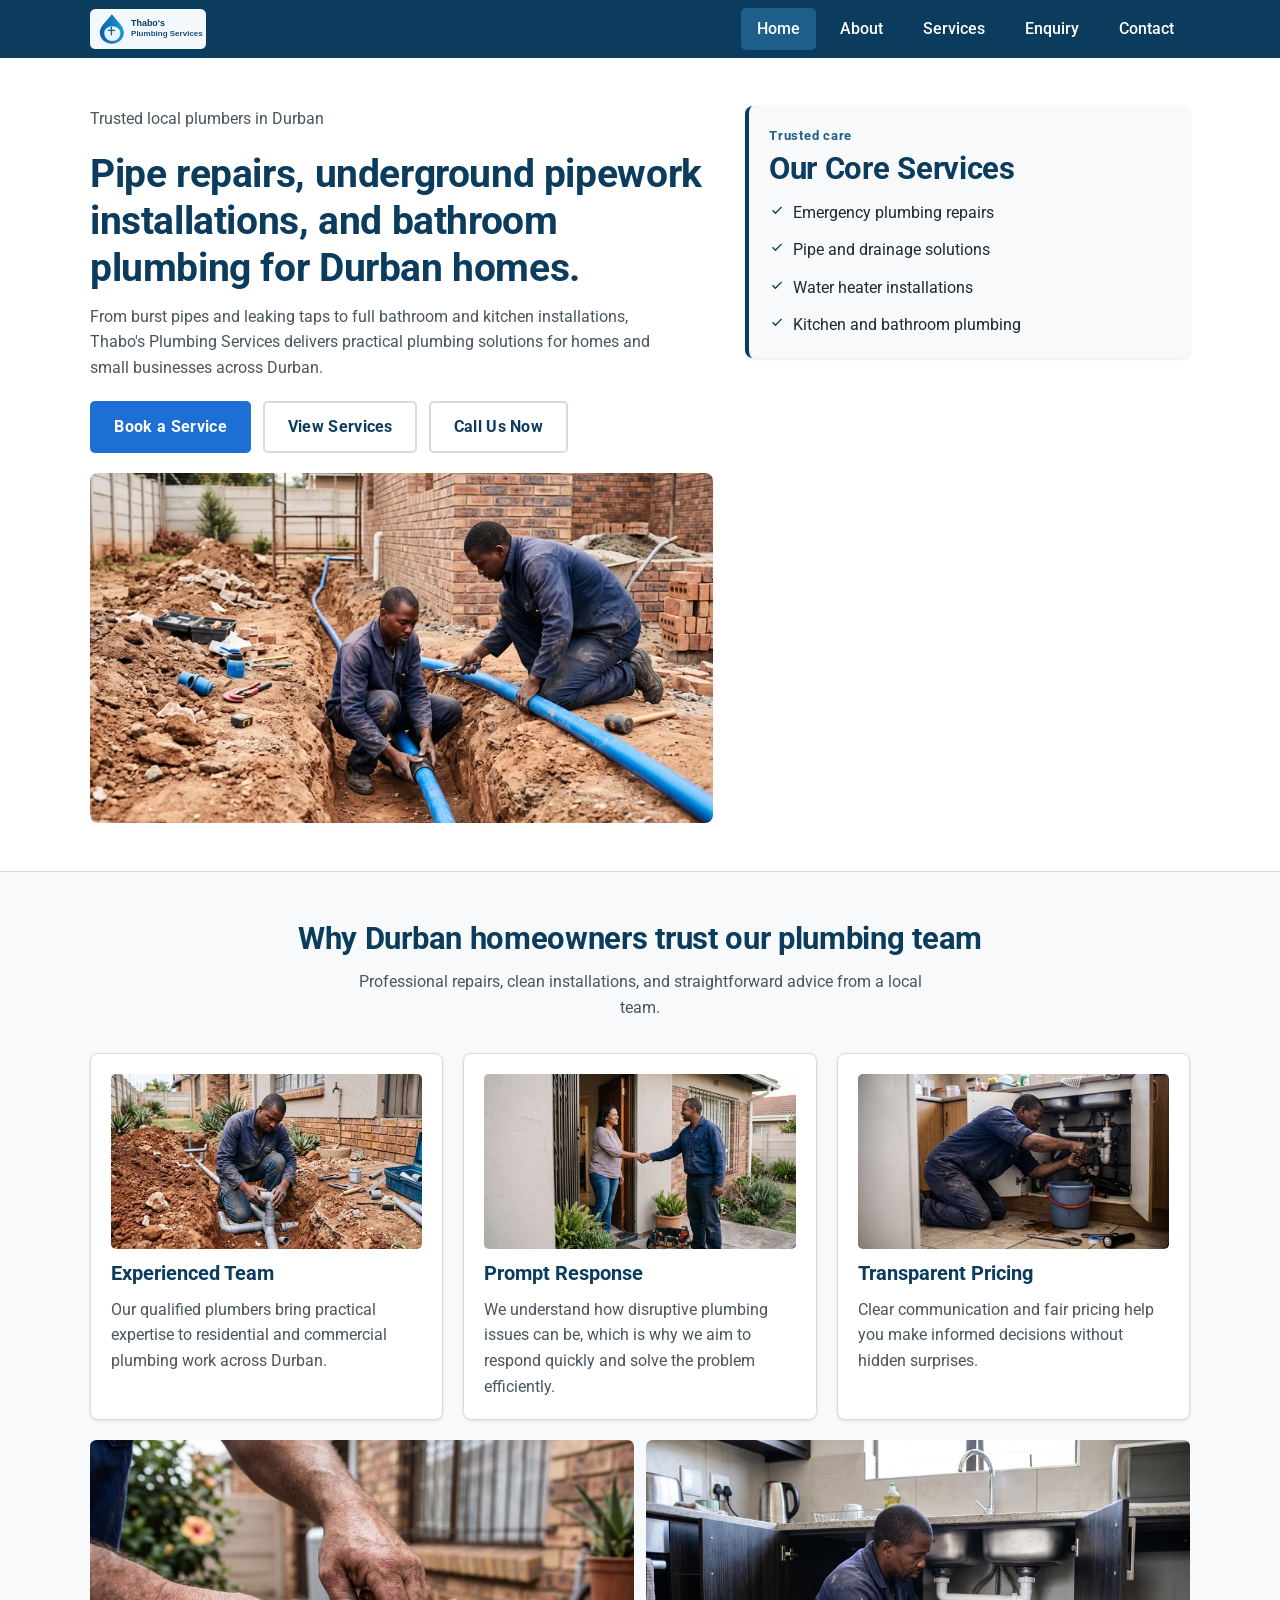
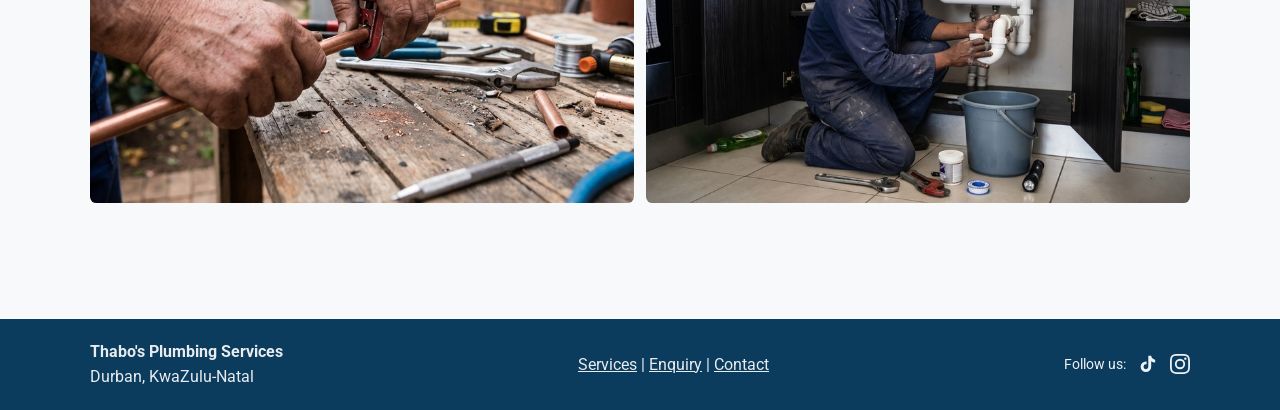
<file: index.html>
<!DOCTYPE html>
<html lang="en">
  <head>
    <meta charset="UTF-8" />
    <meta name="viewport" content="width=device-width, initial-scale=1.0" />
    <title>Thabo's Plumbing Services | Trusted Plumber in Durban, KwaZulu-Natal</title>
    <meta
      name="description"
      content="Thabo's Plumbing Services offers reliable plumbing repairs, installations, and maintenance for homes and businesses in Durban."
    />
    <meta name="keywords" content="plumber Durban, plumbing services Durban, emergency plumber KwaZulu-Natal, pipe repairs Durban, drain clearing Durban, geyser installation Durban, bathroom plumbing Durban, local plumber South Africa" />
    <meta name="author" content="Saravan Naidoo" />
    <meta name="robots" content="index, follow" />
    <link rel="canonical" href="https://wede5020-g1-2026-summative-1-portfolio-saravvnaidoo.vercel.app/index.html" />
    <meta property="og:type" content="website" />
    <meta property="og:site_name" content="Thabo's Plumbing Services" />
    <meta property="og:title" content="Thabo's Plumbing Services | Durban Plumber" />
    <meta property="og:description" content="Trusted local plumbers in Durban. Pipe repairs, drain clearing, bathroom and kitchen plumbing for homes and businesses across KwaZulu-Natal." />
    <meta property="og:url" content="https://wede5020-g1-2026-summative-1-portfolio-saravvnaidoo.vercel.app/index.html" />
    <meta property="og:image" content="https://wede5020-g1-2026-summative-1-portfolio-saravvnaidoo.vercel.app/images/logo.svg" />
    <link rel="stylesheet" href="css/style.css" />
    <script src="js/main.js" defer></script>
    <script type="application/ld+json">
      {
        "@context": "https://schema.org",
        "@type": "LocalBusiness",
        "name": "Thabo's Plumbing Services",
        "telephone": "+27314567890",
        "email": "info@thabosplumbing.co.za",
        "url": "https://wede5020-g1-2026-summative-1-portfolio-saravvnaidoo.vercel.app",
        "address": {
          "@type": "PostalAddress",
          "streetAddress": "14 Field Street",
          "addressLocality": "Durban Central",
          "postalCode": "4001",
          "addressCountry": "ZA"
        },
        "areaServed": "Durban, KwaZulu-Natal",
        "description": "Trusted local plumbers in Durban providing pipe repairs, drain clearing, bathroom and kitchen plumbing for homes and businesses."
      }
    </script>
  </head>
  <body>
    <header class="site-header">
      <div class="container topbar">
        <a href="index.html" class="brand" aria-label="Thabo's Plumbing Services home">
          <img src="images/logo.svg" alt="Thabo's Plumbing Services logo" />
        </a>

        <nav aria-label="Main navigation">
          <button class="menu-toggle" type="button" aria-expanded="false" aria-controls="main-menu">
            <span class="menu-label">Menu</span>
            <span class="menu-icon" aria-hidden="true"></span>
          </button>
          <ul class="nav-list" id="main-menu">
            <li><a href="index.html">Home</a></li>
            <li><a href="about.html">About</a></li>
            <li><a href="services.html">Services</a></li>
            <li><a href="enquiry.html">Enquiry</a></li>
            <li><a href="contact.html">Contact</a></li>
          </ul>
        </nav>
      </div>
    </header>

    <main>
      <section class="hero">
        <div class="container hero-inner">
          <div>
            <p>Trusted local plumbers in Durban</p>
            <h1>Pipe repairs, underground pipework installations, and bathroom plumbing for Durban homes.</h1>
            <p>
              From burst pipes and leaking taps to full bathroom and kitchen installations,
              Thabo's Plumbing Services delivers practical plumbing solutions for homes and
              small businesses across Durban.
            </p>

            <div class="hero-actions">
              <a class="button" href="enquiry.html">Book a Service</a>
              <a class="button-secondary" href="services.html">View Services</a>
              <a class="button-secondary" href="tel:+27314567890">Call Us Now</a>
            </div>

            <div class="hero-media">
              <picture>
                <source type="image/webp" srcset="images/underground-pipework-480.webp 480w, images/underground-pipework-800.webp 800w, images/underground-pipework-1200.webp 1200w" sizes="(max-width: 1024px) 90vw, 640px" />
                <img
                  src="images/underground-pipework-800.jpg"
                  srcset="images/underground-pipework-480.jpg 480w, images/underground-pipework-800.jpg 800w, images/underground-pipework-1200.jpg 1200w"
                  sizes="(max-width: 1024px) 90vw, 640px"
                  alt="A plumber fitting new PVC pipework in a trench beside a house"
                  width="800"
                  height="534"
                  fetchpriority="high"
                />
              </picture>
            </div>
          </div>

          <aside class="hero-card" aria-label="Service highlights">
            <div class="hero-card-header">
              <span class="hero-card-kicker">Trusted care</span>
              <h2>Our Core Services</h2>
            </div>
            <ul class="hero-card-list">
              <li>
                <span class="hero-check" aria-hidden="true">
                  <svg viewBox="0 0 24 24" role="img" aria-hidden="true"><path d="M9.55 15.4 5.9 11.75l-1.4 1.4 5.05 5.05 10.15-10.15-1.4-1.4z"/></svg>
                </span>
                <span>Emergency plumbing repairs</span>
              </li>
              <li>
                <span class="hero-check" aria-hidden="true">
                  <svg viewBox="0 0 24 24" role="img" aria-hidden="true"><path d="M9.55 15.4 5.9 11.75l-1.4 1.4 5.05 5.05 10.15-10.15-1.4-1.4z"/></svg>
                </span>
                <span>Pipe and drainage solutions</span>
              </li>
              <li>
                <span class="hero-check" aria-hidden="true">
                  <svg viewBox="0 0 24 24" role="img" aria-hidden="true"><path d="M9.55 15.4 5.9 11.75l-1.4 1.4 5.05 5.05 10.15-10.15-1.4-1.4z"/></svg>
                </span>
                <span>Water heater installations</span>
              </li>
              <li>
                <span class="hero-check" aria-hidden="true">
                  <svg viewBox="0 0 24 24" role="img" aria-hidden="true"><path d="M9.55 15.4 5.9 11.75l-1.4 1.4 5.05 5.05 10.15-10.15-1.4-1.4z"/></svg>
                </span>
                <span>Kitchen and bathroom plumbing</span>
              </li>
            </ul>
          </aside>
        </div>
      </section>

      <section class="section">
        <div class="container">
          <div class="section-heading">
            <h2>Why Durban homeowners trust our plumbing team</h2>
            <p>Professional repairs, clean installations, and straightforward advice from a local team.</p>
          </div>

          <div class="card-grid">
            <article class="info-card">
              <img
                class="card-image"
                src="images/outside-pipe-repairs-800.jpg"
                srcset="images/outside-pipe-repairs-480.jpg 480w, images/outside-pipe-repairs-800.jpg 800w, images/outside-pipe-repairs-1200.jpg 1200w"
                sizes="(max-width: 768px) 90vw, (max-width: 1024px) 45vw, 350px"
                alt="A plumber repairing outdoor pipework beside a house"
                width="800"
                height="554"
                loading="lazy"
              />
              <h3>Experienced Team</h3>
              <p>
                Our qualified plumbers bring practical expertise to residential and
                commercial plumbing work across Durban.
              </p>
            </article>

            <article class="info-card">
              <img
                class="card-image"
                src="images/customer-and-plumber-800.jpg"
                srcset="images/customer-and-plumber-480.jpg 480w, images/customer-and-plumber-800.jpg 800w, images/customer-and-plumber-1200.jpg 1200w"
                sizes="(max-width: 768px) 90vw, (max-width: 1024px) 45vw, 350px"
                alt="A friendly plumber shaking hands with a homeowner"
                width="800"
                height="533"
                loading="lazy"
              />
              <h3>Prompt Response</h3>
              <p>
                We understand how disruptive plumbing issues can be, which is why we aim
                to respond quickly and solve the problem efficiently.
              </p>
            </article>

            <article class="info-card">
              <img
                class="card-image"
                src="images/under-sink-800.jpg"
                srcset="images/under-sink-480.jpg 480w, images/under-sink-800.jpg 800w, images/under-sink-1200.jpg 1200w"
                sizes="(max-width: 768px) 90vw, (max-width: 1024px) 45vw, 350px"
                alt="A plumber tightening pipe fittings beneath a kitchen sink"
                width="800"
                height="533"
                loading="lazy"
              />
              <h3>Transparent Pricing</h3>
              <p>
                Clear communication and fair pricing help you make informed decisions
                without hidden surprises.
              </p>
            </article>
          </div>

          <div class="mini-gallery">
            <a class="lightbox-trigger" href="images/cutting-copper-pipe-1200.jpg">
              <img
                src="images/cutting-copper-pipe-800.jpg"
                srcset="images/cutting-copper-pipe-480.jpg 480w, images/cutting-copper-pipe-800.jpg 800w, images/cutting-copper-pipe-1200.jpg 1200w"
                sizes="(max-width: 480px) 90vw, (max-width: 1100px) 45vw, 540px"
                alt="A close-up of a plumber cutting a copper pipe on a workbench"
                width="800"
                height="534"
                loading="lazy"
              />
            </a>
            <a class="lightbox-trigger" href="images/kitchen-plumbing-1200.jpg">
              <img
                src="images/kitchen-plumbing-800.jpg"
                srcset="images/kitchen-plumbing-480.jpg 480w, images/kitchen-plumbing-800.jpg 800w, images/kitchen-plumbing-1200.jpg 1200w"
                sizes="(max-width: 480px) 90vw, (max-width: 1100px) 45vw, 540px"
                alt="A plumber connecting waste pipes under a kitchen sink"
                width="800"
                height="522"
                loading="lazy"
              />
            </a>
          </div>
        </div>
      </section>
    </main>

    <footer class="site-footer">
      <div class="container footer-inner">
        <div>
          <strong>Thabo's Plumbing Services</strong><br />
          Durban, KwaZulu-Natal
        </div>
        <div>
          <a href="services.html">Services</a> |
          <a href="enquiry.html">Enquiry</a> |
          <a href="contact.html">Contact</a>
        </div>
        <div class="footer-social">
          <span>Follow us:</span>
          <a href="https://www.tiktok.com/@thabosplumbing" target="_blank" rel="noopener noreferrer" aria-label="Thabo's Plumbing Services on TikTok">
            <svg width="20" height="20" viewBox="0 0 24 24" fill="currentColor" aria-hidden="true"><path d="M19.59 6.69a4.83 4.83 0 0 1-3.77-4.25V2h-3.45v13.67a2.89 2.89 0 0 1-2.88 2.5 2.89 2.89 0 0 1-2.89-2.89 2.89 2.89 0 0 1 2.89-2.89c.28 0 .54.04.79.1V9.01a6.33 6.33 0 0 0-.79-.05 6.34 6.34 0 0 0-6.34 6.34 6.34 6.34 0 0 0 6.34 6.34 6.34 6.34 0 0 0 6.33-6.34V8.69a8.18 8.18 0 0 0 4.78 1.52V6.76a4.85 4.85 0 0 1-1.01-.07z"/></svg>
          </a>
          <a href="https://www.instagram.com/thabosplumbing" target="_blank" rel="noopener noreferrer" aria-label="Thabo's Plumbing Services on Instagram">
            <svg width="20" height="20" viewBox="0 0 24 24" fill="currentColor" aria-hidden="true"><path d="M12 2.163c3.204 0 3.584.012 4.85.07 3.252.148 4.771 1.691 4.919 4.919.058 1.265.069 1.645.069 4.849 0 3.205-.012 3.584-.069 4.849-.149 3.225-1.664 4.771-4.919 4.919-1.266.058-1.644.07-4.85.07-3.204 0-3.584-.012-4.849-.07-3.26-.149-4.771-1.699-4.919-4.92-.058-1.265-.07-1.644-.07-4.849 0-3.204.013-3.583.07-4.849.149-3.227 1.664-4.771 4.919-4.919 1.266-.057 1.645-.069 4.849-.069zM12 0C8.741 0 8.333.014 7.053.072 2.695.272.273 2.69.073 7.052.014 8.333 0 8.741 0 12c0 3.259.014 3.668.072 4.948.2 4.358 2.618 6.78 6.98 6.98C8.333 23.986 8.741 24 12 24c3.259 0 3.668-.014 4.948-.072 4.354-.2 6.782-2.618 6.979-6.98.059-1.28.073-1.689.073-4.948 0-3.259-.014-3.667-.072-4.947-.196-4.354-2.617-6.78-6.979-6.98C15.668.014 15.259 0 12 0zm0 5.838a6.162 6.162 0 1 0 0 12.324 6.162 6.162 0 0 0 0-12.324zM12 16a4 4 0 1 1 0-8 4 4 0 0 1 0 8zm6.406-11.845a1.44 1.44 0 1 0 0 2.881 1.44 1.44 0 0 0 0-2.881z"/></svg>
          </a>
        </div>
      </div>
    </footer>
  </body>
</html>
</file>
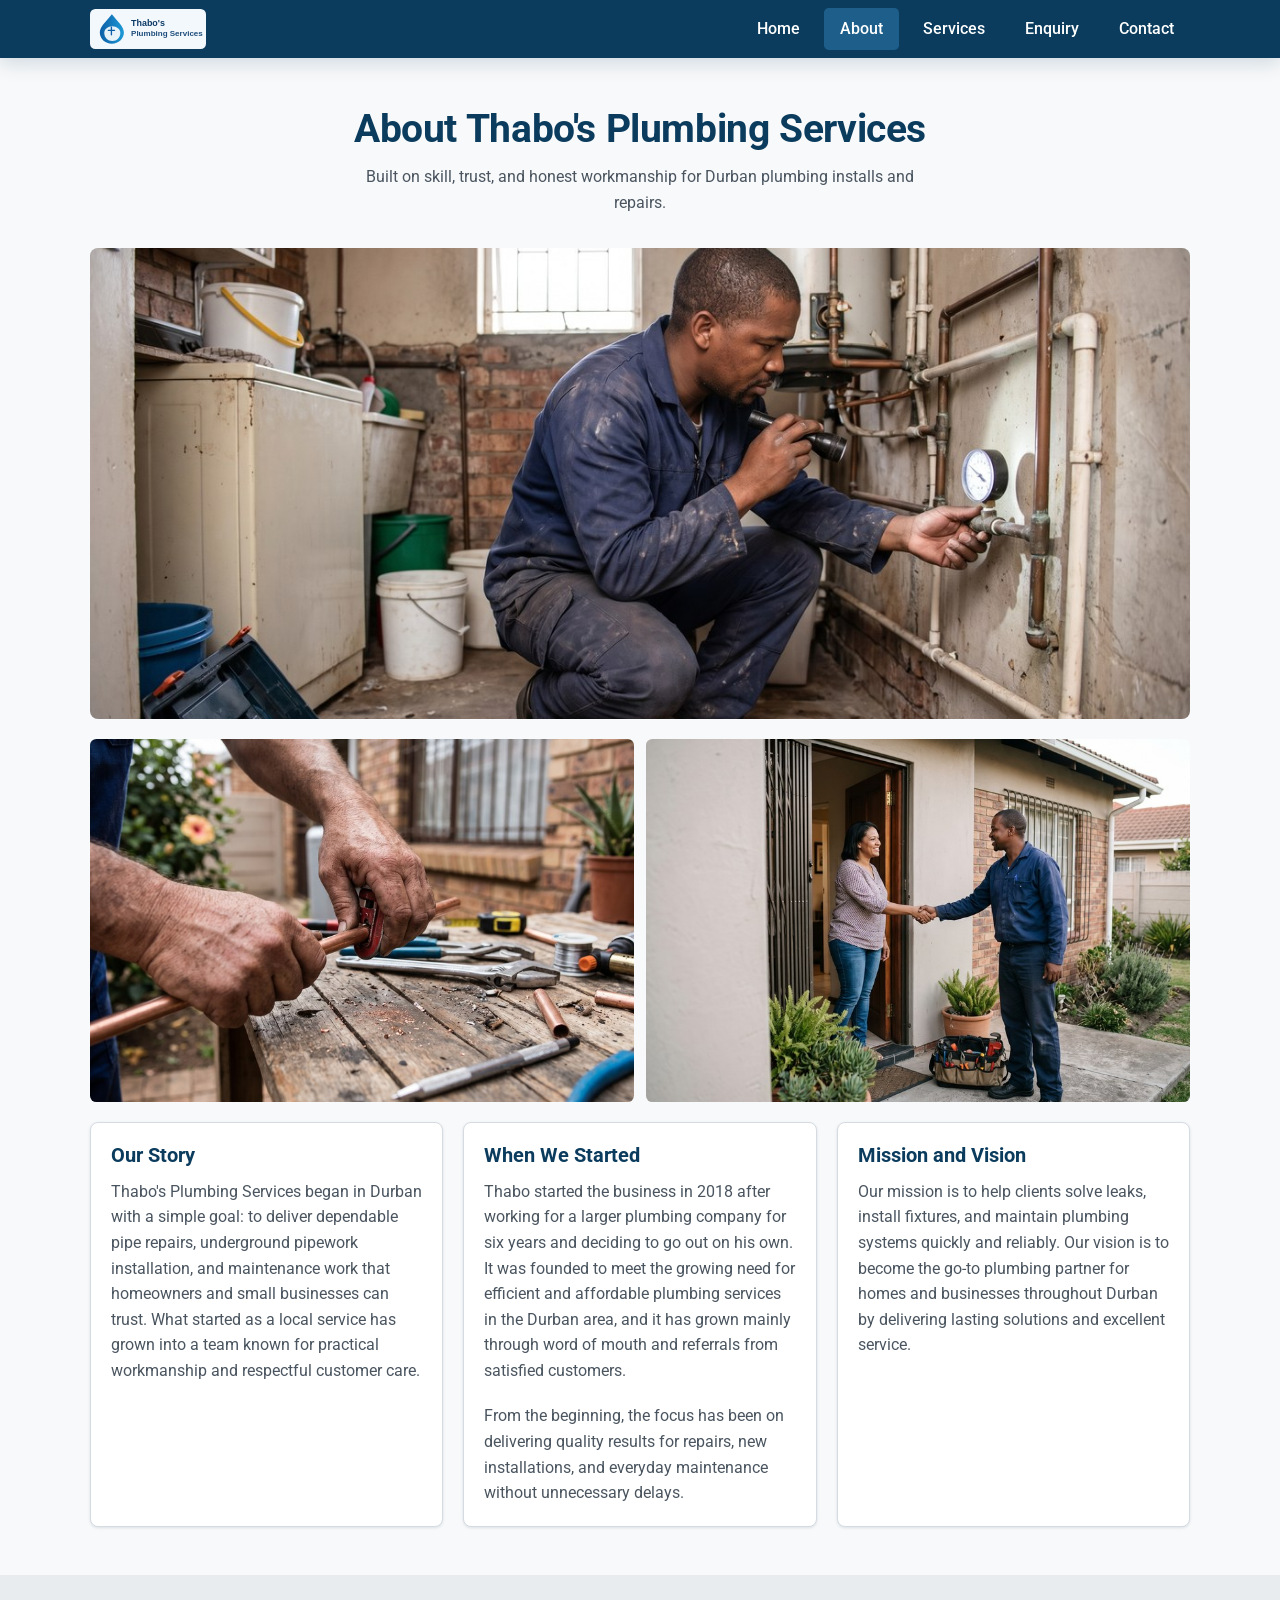
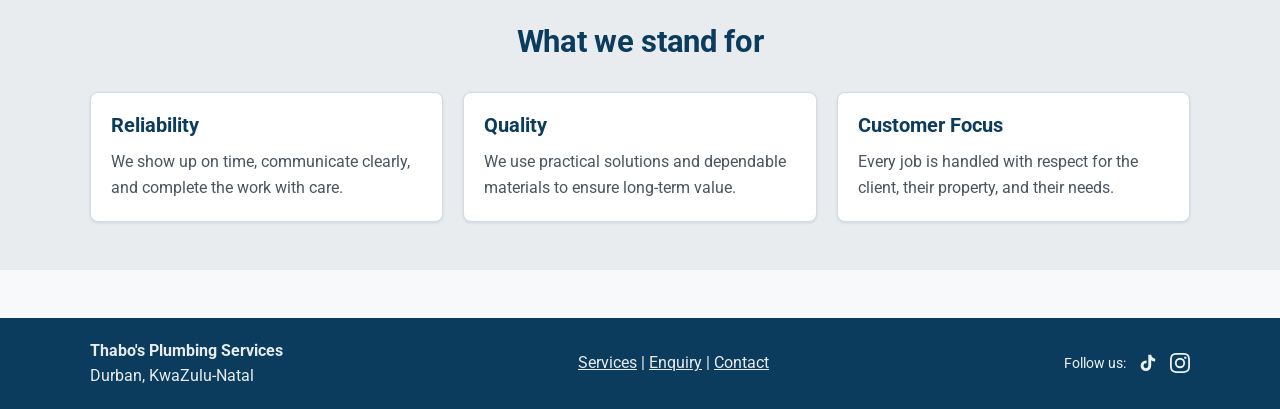
<file: about.html>
<!DOCTYPE html>
<html lang="en">
  <head>
    <meta charset="UTF-8" />
    <meta name="viewport" content="width=device-width, initial-scale=1.0" />
    <title>About Us | Thabo's Plumbing Services | Durban Plumber Since 2018</title>
    <meta
      name="description"
      content="Learn about Thabo's Plumbing Services, our story, mission, and commitment to reliable plumbing work in Durban."
    />
    <meta name="keywords" content="about Thabo plumbing, Durban plumber story, trusted plumber Durban, plumbing company KwaZulu-Natal, experienced plumber Durban, reliable plumbing team, plumbing values South Africa, local plumbing business Durban" />
    <meta name="author" content="Saravan Naidoo" />
    <meta name="robots" content="index, follow" />
    <link rel="canonical" href="https://wede5020-g1-2026-summative-1-portfolio-saravvnaidoo.vercel.app/about.html" />
    <meta property="og:type" content="website" />
    <meta property="og:site_name" content="Thabo's Plumbing Services" />
    <meta property="og:title" content="About Us | Thabo's Plumbing Services" />
    <meta property="og:description" content="Learn about Thabo's Plumbing Services. Started in 2018, we deliver honest and reliable plumbing work to homes and businesses across Durban." />
    <meta property="og:url" content="https://wede5020-g1-2026-summative-1-portfolio-saravvnaidoo.vercel.app/about.html" />
    <meta property="og:image" content="https://wede5020-g1-2026-summative-1-portfolio-saravvnaidoo.vercel.app/images/logo.svg" />
    <link rel="stylesheet" href="css/style.css" />
    <script src="js/main.js" defer></script>
  </head>
  <body>
    <header class="site-header">
      <div class="container topbar">
        <a href="index.html" class="brand" aria-label="Thabo's Plumbing Services home">
          <img src="images/logo.svg" alt="Thabo's Plumbing Services logo" />
        </a>

        <nav aria-label="Main navigation">
          <button class="menu-toggle" type="button" aria-expanded="false" aria-controls="main-menu">
            <span class="menu-label">Menu</span>
            <span class="menu-icon" aria-hidden="true"></span>
          </button>
          <ul class="nav-list" id="main-menu">
            <li><a href="index.html">Home</a></li>
            <li><a href="about.html">About</a></li>
            <li><a href="services.html">Services</a></li>
            <li><a href="enquiry.html">Enquiry</a></li>
            <li><a href="contact.html">Contact</a></li>
          </ul>
        </nav>
      </div>
    </header>

    <main>
      <section class="section">
        <div class="container">
          <div class="section-heading">
            <h1>About Thabo's Plumbing Services</h1>
            <p>Built on skill, trust, and honest workmanship for Durban plumbing installs and repairs.</p>
          </div>

          <div class="about-media">
            <img
              src="images/maintenance-800.jpg"
              srcset="images/maintenance-480.jpg 480w, images/maintenance-800.jpg 800w, images/maintenance-1200.jpg 1200w"
              sizes="(max-width: 1100px) 90vw, 1100px"
              alt="A plumber checking household pipe joints and a pressure gauge in a utility room"
              width="800"
              height="533"
            />
          </div>

          <div class="mini-gallery">
            <a class="lightbox-trigger" href="images/cutting-copper-pipe-1200.jpg">
              <img
                src="images/cutting-copper-pipe-800.jpg"
                srcset="images/cutting-copper-pipe-480.jpg 480w, images/cutting-copper-pipe-800.jpg 800w, images/cutting-copper-pipe-1200.jpg 1200w"
                sizes="(max-width: 480px) 90vw, (max-width: 1100px) 45vw, 540px"
                alt="A close-up of a plumber cutting a copper pipe on a workbench"
                width="800"
                height="534"
                loading="lazy"
              />
            </a>
            <a class="lightbox-trigger" href="images/customer-and-plumber-1200.jpg">
              <img
                src="images/customer-and-plumber-800.jpg"
                srcset="images/customer-and-plumber-480.jpg 480w, images/customer-and-plumber-800.jpg 800w, images/customer-and-plumber-1200.jpg 1200w"
                sizes="(max-width: 480px) 90vw, (max-width: 1100px) 45vw, 540px"
                alt="A friendly plumber shaking hands with a homeowner at the front door"
                width="800"
                height="533"
                loading="lazy"
              />
            </a>
          </div>

          <div class="card-grid">
            <article class="info-card">
              <h3>Our Story</h3>
              <p>
                Thabo's Plumbing Services began in Durban with a simple goal: to deliver dependable
                pipe repairs, underground pipework installation, and maintenance work that homeowners and small
                businesses can trust. What started as a local service has grown into a team known for
                practical workmanship and respectful customer care.
              </p>
            </article>

            <article class="info-card">
              <h3>When We Started</h3>
              <p>
                Thabo started the business in 2018 after working for a larger plumbing company for six
                years and deciding to go out on his own. It was founded to meet the growing need for
                efficient and affordable plumbing services in the Durban area, and it has grown mainly
                through word of mouth and referrals from satisfied customers.
              </p>
              <p>
                From the beginning, the focus has been on delivering quality results for repairs, new
                installations, and everyday maintenance without unnecessary delays.
              </p>
            </article>

            <article class="info-card">
              <h3>Mission and Vision</h3>
              <p>
                Our mission is to help clients solve leaks, install fixtures, and maintain plumbing systems
                quickly and reliably. Our vision is to become the go-to plumbing partner for homes and
                businesses throughout Durban by delivering lasting solutions and excellent service.
              </p>
            </article>
          </div>
        </div>
      </section>

      <section class="section section-alt">
        <div class="container">
          <div class="section-heading">
            <h2>What we stand for</h2>
          </div>

          <div class="card-grid">
            <article class="info-card">
              <h3>Reliability</h3>
              <p>
                We show up on time, communicate clearly, and complete the work with care.
              </p>
            </article>

            <article class="info-card">
              <h3>Quality</h3>
              <p>
                We use practical solutions and dependable materials to ensure long-term value.
              </p>
            </article>

            <article class="info-card">
              <h3>Customer Focus</h3>
              <p>
                Every job is handled with respect for the client, their property, and their needs.
              </p>
            </article>
          </div>
        </div>
      </section>
    </main>

    <footer class="site-footer">
      <div class="container footer-inner">
        <div>
          <strong>Thabo's Plumbing Services</strong><br />
          Durban, KwaZulu-Natal
        </div>
        <div>
          <a href="services.html">Services</a> |
          <a href="enquiry.html">Enquiry</a> |
          <a href="contact.html">Contact</a>
        </div>
        <div class="footer-social">
          <span>Follow us:</span>
          <a href="https://www.tiktok.com/@thabosplumbing" target="_blank" rel="noopener noreferrer" aria-label="Thabo's Plumbing Services on TikTok">
            <svg width="20" height="20" viewBox="0 0 24 24" fill="currentColor" aria-hidden="true"><path d="M19.59 6.69a4.83 4.83 0 0 1-3.77-4.25V2h-3.45v13.67a2.89 2.89 0 0 1-2.88 2.5 2.89 2.89 0 0 1-2.89-2.89 2.89 2.89 0 0 1 2.89-2.89c.28 0 .54.04.79.1V9.01a6.33 6.33 0 0 0-.79-.05 6.34 6.34 0 0 0-6.34 6.34 6.34 6.34 0 0 0 6.34 6.34 6.34 6.34 0 0 0 6.33-6.34V8.69a8.18 8.18 0 0 0 4.78 1.52V6.76a4.85 4.85 0 0 1-1.01-.07z"/></svg>
          </a>
          <a href="https://www.instagram.com/thabosplumbing" target="_blank" rel="noopener noreferrer" aria-label="Thabo's Plumbing Services on Instagram">
            <svg width="20" height="20" viewBox="0 0 24 24" fill="currentColor" aria-hidden="true"><path d="M12 2.163c3.204 0 3.584.012 4.85.07 3.252.148 4.771 1.691 4.919 4.919.058 1.265.069 1.645.069 4.849 0 3.205-.012 3.584-.069 4.849-.149 3.225-1.664 4.771-4.919 4.919-1.266.058-1.644.07-4.85.07-3.204 0-3.584-.012-4.849-.07-3.26-.149-4.771-1.699-4.919-4.92-.058-1.265-.07-1.644-.07-4.849 0-3.204.013-3.583.07-4.849.149-3.227 1.664-4.771 4.919-4.919 1.266-.057 1.645-.069 4.849-.069zM12 0C8.741 0 8.333.014 7.053.072 2.695.272.273 2.69.073 7.052.014 8.333 0 8.741 0 12c0 3.259.014 3.668.072 4.948.2 4.358 2.618 6.78 6.98 6.98C8.333 23.986 8.741 24 12 24c3.259 0 3.668-.014 4.948-.072 4.354-.2 6.782-2.618 6.979-6.98.059-1.28.073-1.689.073-4.948 0-3.259-.014-3.667-.072-4.947-.196-4.354-2.617-6.78-6.979-6.98C15.668.014 15.259 0 12 0zm0 5.838a6.162 6.162 0 1 0 0 12.324 6.162 6.162 0 0 0 0-12.324zM12 16a4 4 0 1 1 0-8 4 4 0 0 1 0 8zm6.406-11.845a1.44 1.44 0 1 0 0 2.881 1.44 1.44 0 0 0 0-2.881z"/></svg>
          </a>
        </div>
      </div>
    </footer>
  </body>
</html>
</file>
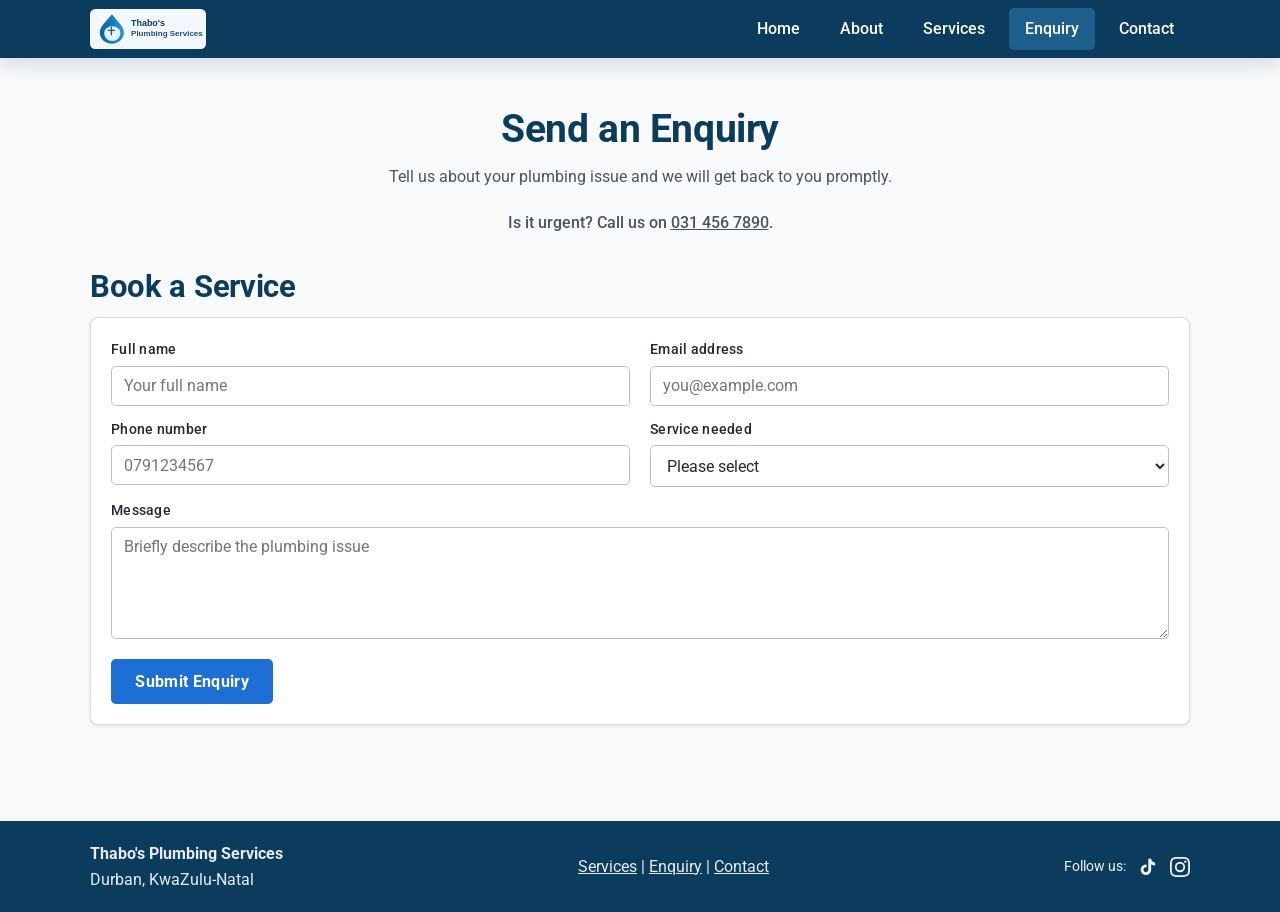
<file: enquiry.html>
<!DOCTYPE html>
<html lang="en">
  <head>
    <meta charset="UTF-8" />
    <meta name="viewport" content="width=device-width, initial-scale=1.0" />
    <title>Book a Plumber in Durban | Enquiry Form | Thabo's Plumbing Services</title>
    <meta
      name="description"
      content="Submit a plumbing enquiry to Thabo's Plumbing Services in Durban for repairs, installations, or general maintenance."
    />
    <meta name="keywords" content="book plumber Durban, plumbing enquiry, request plumbing quote Durban, emergency plumber booking, plumbing appointment KwaZulu-Natal, online plumber booking, plumbing cost estimate Durban, contact plumber South Africa" />
    <meta name="author" content="Saravan Naidoo" />
    <meta name="robots" content="index, follow" />
    <link rel="canonical" href="https://wede5020-g1-2026-summative-1-portfolio-saravvnaidoo.vercel.app/enquiry.html" />
    <meta property="og:type" content="website" />
    <meta property="og:site_name" content="Thabo's Plumbing Services" />
    <meta property="og:title" content="Book a Service | Thabo's Plumbing Services" />
    <meta property="og:description" content="Book a plumbing service with Thabo's Plumbing Services in Durban. Fill in the enquiry form and we will get back to you within 24 hours." />
    <meta property="og:url" content="https://wede5020-g1-2026-summative-1-portfolio-saravvnaidoo.vercel.app/enquiry.html" />
    <meta property="og:image" content="https://wede5020-g1-2026-summative-1-portfolio-saravvnaidoo.vercel.app/images/logo.svg" />
    <link rel="stylesheet" href="css/style.css" />
    <script src="js/main.js" defer></script>
  </head>
  <body>
    <header class="site-header">
      <div class="container topbar">
        <a href="index.html" class="brand" aria-label="Thabo's Plumbing Services home">
          <img src="images/logo.svg" alt="Thabo's Plumbing Services logo" />
        </a>

        <nav aria-label="Main navigation">
          <button class="menu-toggle" type="button" aria-expanded="false" aria-controls="main-menu">
            <span class="menu-label">Menu</span>
            <span class="menu-icon" aria-hidden="true"></span>
          </button>
          <ul class="nav-list" id="main-menu">
            <li><a href="index.html">Home</a></li>
            <li><a href="about.html">About</a></li>
            <li><a href="services.html">Services</a></li>
            <li><a href="enquiry.html">Enquiry</a></li>
            <li><a href="contact.html">Contact</a></li>
          </ul>
        </nav>
      </div>
    </header>

    <main>
      <section class="section">
        <div class="container">
          <div class="section-heading">
            <h1>Send an Enquiry</h1>
            <p>Tell us about your plumbing issue and we will get back to you promptly.</p>
            <p class="urgent-note">
              Is it urgent? Call us on
              <a href="tel:+27314567890">031 456 7890</a>.
            </p>
          </div>

          <h2>Book a Service</h2>

          <div class="form-wrap">
            <form id="enquiryForm" novalidate>
              <div class="form-grid">
                <div class="form-field">
                  <label for="name">Full name</label>
                  <input id="name" name="name" type="text" placeholder="Your full name" required />
                </div>

                <div class="form-field">
                  <label for="email">Email address</label>
                  <input id="email" name="email" type="email" placeholder="you@example.com" required />
                </div>

                <div class="form-field">
                  <label for="phone">Phone number</label>
                  <input
                    id="phone"
                    name="phone"
                    type="tel"
                    inputmode="numeric"
                    pattern="[0-9]{10}"
                    title="Please enter a 10-digit phone number"
                    placeholder="0791234567"
                    required
                  />
                </div>

                <div class="form-field">
                  <label for="service">Service needed</label>
                  <select id="service" name="service" required>
                    <option value="">Please select</option>
                    <option value="Pipe Repairs">Pipe Repairs</option>
                    <option value="Underground Pipework Installation">Underground Pipework Installation</option>
                    <option value="Drain Clearing">Drain Clearing</option>
                    <option value="Bathroom Plumbing">Bathroom Plumbing</option>
                    <option value="Kitchen Plumbing">Kitchen Plumbing</option>
                    <option value="General Maintenance">General Maintenance</option>
                  </select>
                </div>

                <div class="form-field full">
                  <label for="message">Message</label>
                  <textarea id="message" name="message" placeholder="Briefly describe the plumbing issue" required></textarea>
                </div>
              </div>

              <div class="hero-actions">
                <button class="button" type="submit">Submit Enquiry</button>
              </div>
            </form>
          </div>
        </div>
      </section>
    </main>

    <footer class="site-footer">
      <div class="container footer-inner">
        <div>
          <strong>Thabo's Plumbing Services</strong><br />
          Durban, KwaZulu-Natal
        </div>
        <div>
          <a href="services.html">Services</a> |
          <a href="enquiry.html">Enquiry</a> |
          <a href="contact.html">Contact</a>
        </div>
        <div class="footer-social">
          <span>Follow us:</span>
          <a href="https://www.tiktok.com/@thabosplumbing" target="_blank" rel="noopener noreferrer" aria-label="Thabo's Plumbing Services on TikTok">
            <svg width="20" height="20" viewBox="0 0 24 24" fill="currentColor" aria-hidden="true"><path d="M19.59 6.69a4.83 4.83 0 0 1-3.77-4.25V2h-3.45v13.67a2.89 2.89 0 0 1-2.88 2.5 2.89 2.89 0 0 1-2.89-2.89 2.89 2.89 0 0 1 2.89-2.89c.28 0 .54.04.79.1V9.01a6.33 6.33 0 0 0-.79-.05 6.34 6.34 0 0 0-6.34 6.34 6.34 6.34 0 0 0 6.34 6.34 6.34 6.34 0 0 0 6.33-6.34V8.69a8.18 8.18 0 0 0 4.78 1.52V6.76a4.85 4.85 0 0 1-1.01-.07z"/></svg>
          </a>
          <a href="https://www.instagram.com/thabosplumbing" target="_blank" rel="noopener noreferrer" aria-label="Thabo's Plumbing Services on Instagram">
            <svg width="20" height="20" viewBox="0 0 24 24" fill="currentColor" aria-hidden="true"><path d="M12 2.163c3.204 0 3.584.012 4.85.07 3.252.148 4.771 1.691 4.919 4.919.058 1.265.069 1.645.069 4.849 0 3.205-.012 3.584-.069 4.849-.149 3.225-1.664 4.771-4.919 4.919-1.266.058-1.644.07-4.85.07-3.204 0-3.584-.012-4.849-.07-3.26-.149-4.771-1.699-4.919-4.92-.058-1.265-.07-1.644-.07-4.849 0-3.204.013-3.583.07-4.849.149-3.227 1.664-4.771 4.919-4.919 1.266-.057 1.645-.069 4.849-.069zM12 0C8.741 0 8.333.014 7.053.072 2.695.272.273 2.69.073 7.052.014 8.333 0 8.741 0 12c0 3.259.014 3.668.072 4.948.2 4.358 2.618 6.78 6.98 6.98C8.333 23.986 8.741 24 12 24c3.259 0 3.668-.014 4.948-.072 4.354-.2 6.782-2.618 6.979-6.98.059-1.28.073-1.689.073-4.948 0-3.259-.014-3.667-.072-4.947-.196-4.354-2.617-6.78-6.979-6.98C15.668.014 15.259 0 12 0zm0 5.838a6.162 6.162 0 1 0 0 12.324 6.162 6.162 0 0 0 0-12.324zM12 16a4 4 0 1 1 0-8 4 4 0 0 1 0 8zm6.406-11.845a1.44 1.44 0 1 0 0 2.881 1.44 1.44 0 0 0 0-2.881z"/></svg>
          </a>
        </div>
      </div>
    </footer>
  </body>
</html>
</file>
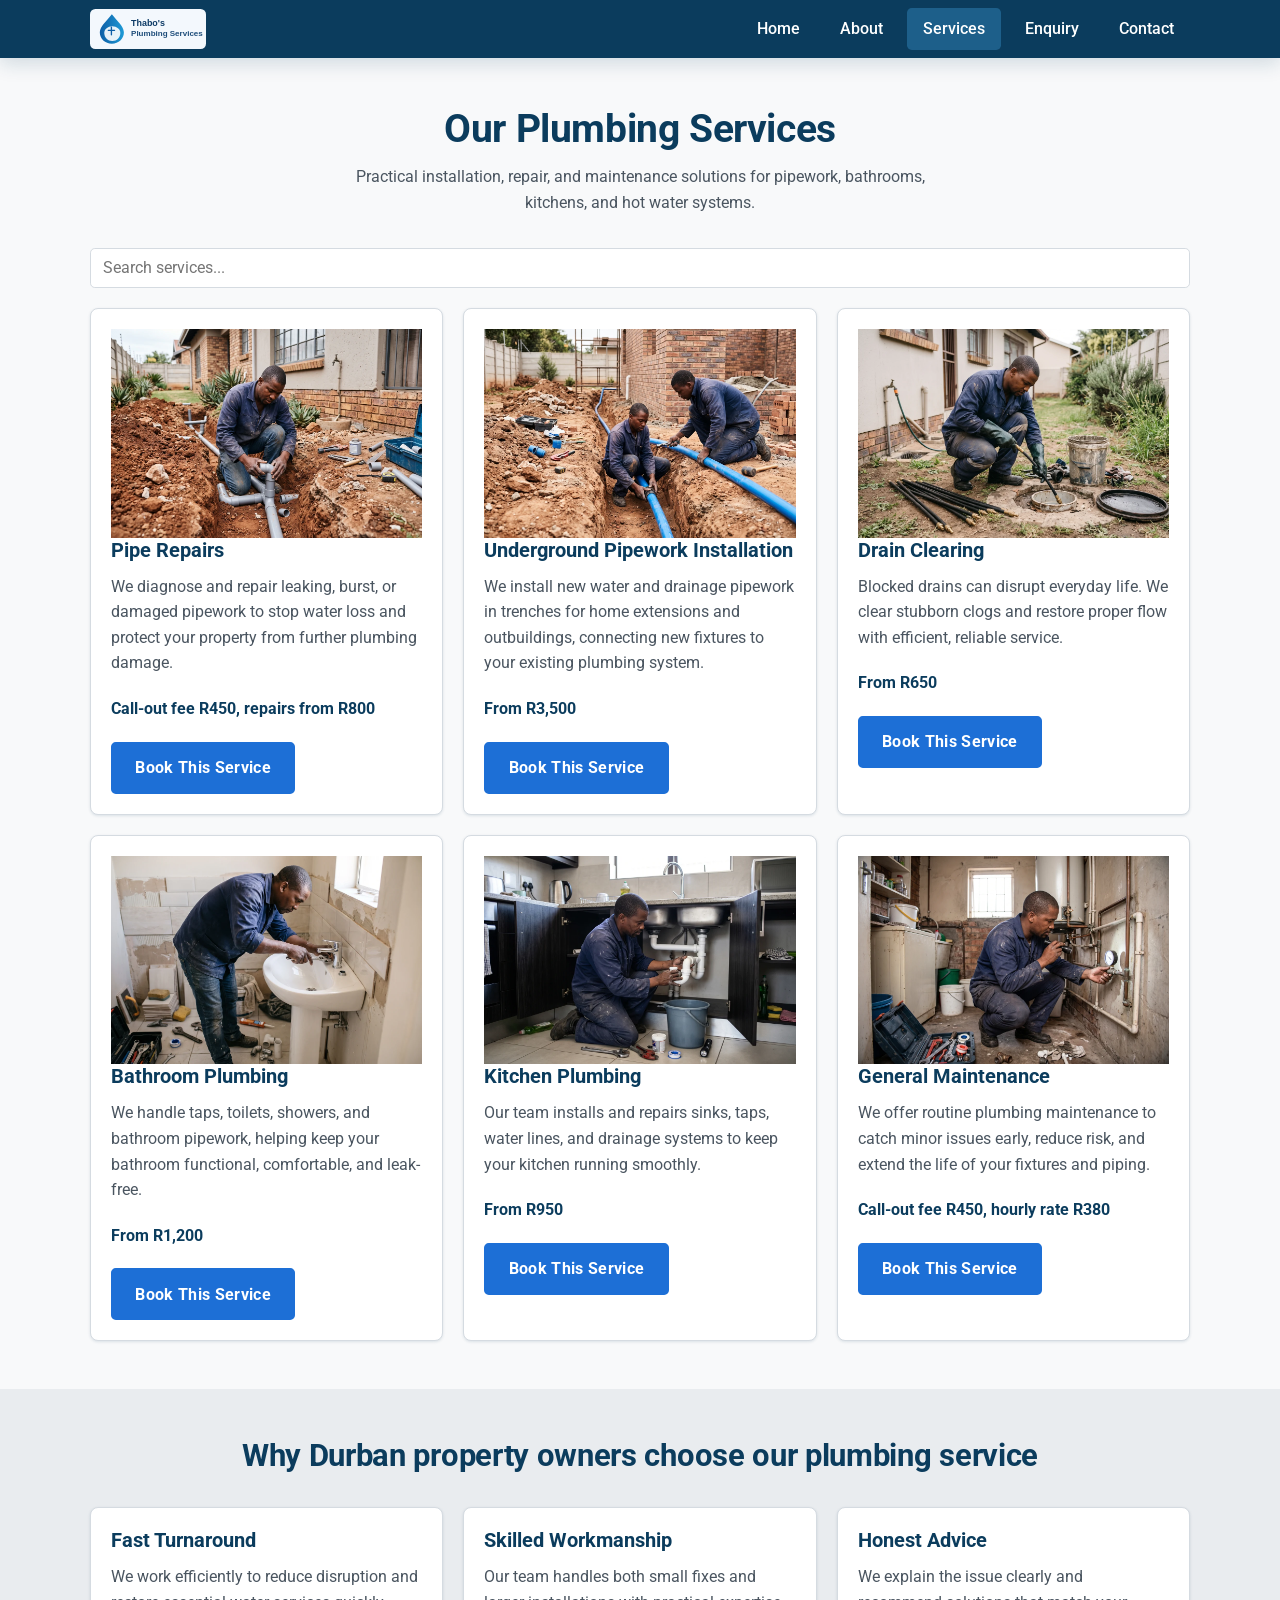
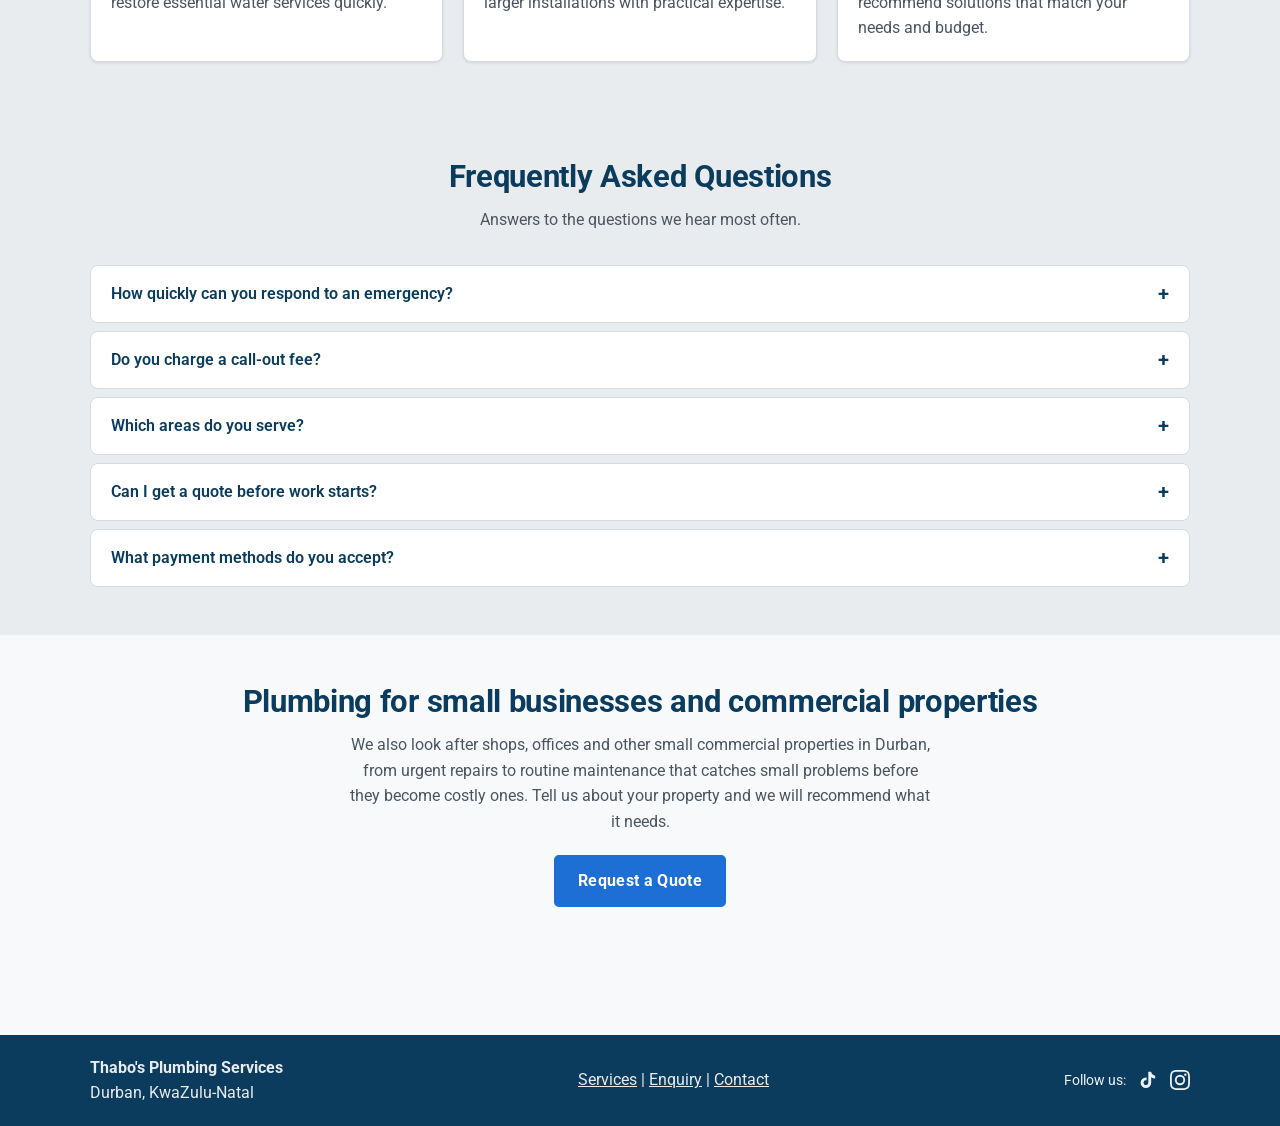
<file: services.html>
<!DOCTYPE html>
<html lang="en">
  <head>
    <meta charset="UTF-8" />
    <meta name="viewport" content="width=device-width, initial-scale=1.0" />
    <title>Plumbing Services in Durban | Pipe Repairs, Drain Clearing and More</title>
    <meta name="keywords" content="plumbing services Durban, pipe repairs, drain clearing Durban, bathroom plumbing, kitchen plumbing, underground pipework, general maintenance, plumber near me Durban" />
    <meta
      name="description"
      content="Plumbing services in Durban, KwaZulu-Natal, including pipe repairs, drain clearing, bathroom and kitchen plumbing for homes and local businesses near you."
    />
    <meta name="author" content="Saravan Naidoo" />
    <meta name="robots" content="index, follow" />
    <link rel="canonical" href="https://wede5020-g1-2026-summative-1-portfolio-saravvnaidoo.vercel.app/services.html" />
    <meta property="og:type" content="website" />
    <meta property="og:site_name" content="Thabo's Plumbing Services" />
    <meta property="og:title" content="Our Services | Thabo's Plumbing Services" />
    <meta property="og:description" content="Explore our full range of plumbing services in Durban: pipe repairs, drain clearing, bathroom and kitchen plumbing, underground pipework and general maintenance." />
    <meta property="og:url" content="https://wede5020-g1-2026-summative-1-portfolio-saravvnaidoo.vercel.app/services.html" />
    <meta property="og:image" content="https://wede5020-g1-2026-summative-1-portfolio-saravvnaidoo.vercel.app/images/logo.svg" />
    <link rel="stylesheet" href="css/style.css" />
    <script src="js/main.js" defer></script>
  </head>
  <body>
    <header class="site-header">
      <div class="container topbar">
        <a href="index.html" class="brand" aria-label="Thabo's Plumbing Services home">
          <img src="images/logo.svg" alt="Thabo's Plumbing Services logo" />
        </a>

        <nav aria-label="Main navigation">
          <button class="menu-toggle" type="button" aria-expanded="false" aria-controls="main-menu">
            <span class="menu-label">Menu</span>
            <span class="menu-icon" aria-hidden="true"></span>
          </button>
          <ul class="nav-list" id="main-menu">
            <li><a href="index.html">Home</a></li>
            <li><a href="about.html">About</a></li>
            <li><a href="services.html">Services</a></li>
            <li><a href="enquiry.html">Enquiry</a></li>
            <li><a href="contact.html">Contact</a></li>
          </ul>
        </nav>
      </div>
    </header>

    <main>
      <section class="section">
        <div class="container">
          <div class="section-heading">
            <h1>Our Plumbing Services</h1>
            <p>Practical installation, repair, and maintenance solutions for pipework, bathrooms, kitchens, and hot water systems.</p>
          </div>

          <input type="text" id="serviceSearch" placeholder="Search services..." aria-label="Search services" class="service-search" />
          <div class="card-grid" id="servicesGrid"></div>
        </div>
      </section>

      <section class="section section-alt">
        <div class="container">
          <div class="section-heading">
            <h2>Why Durban property owners choose our plumbing service</h2>
          </div>

          <div class="card-grid">
            <article class="info-card">
              <h3>Fast Turnaround</h3>
              <p>We work efficiently to reduce disruption and restore essential water services quickly.</p>
            </article>

            <article class="info-card">
              <h3>Skilled Workmanship</h3>
              <p>Our team handles both small fixes and larger installations with practical expertise.</p>
            </article>

            <article class="info-card">
              <h3>Honest Advice</h3>
              <p>We explain the issue clearly and recommend solutions that match your needs and budget.</p>
            </article>
          </div>
        </div>
      </section>

      <section class="section section-alt">
        <div class="container">
          <div class="section-heading">
            <h2>Frequently Asked Questions</h2>
            <p>Answers to the questions we hear most often.</p>
          </div>
          <div class="accordion" id="faqAccordion">
            <div class="accordion-item">
              <button class="accordion-btn" aria-expanded="false" aria-controls="faq1">How quickly can you respond to an emergency?</button>
              <div class="accordion-panel" id="faq1" hidden>
                <p>We aim to respond to emergency call-outs in Durban within two to four hours. For urgent jobs, call us directly on 031 456 7890.</p>
              </div>
            </div>
            <div class="accordion-item">
              <button class="accordion-btn" aria-expanded="false" aria-controls="faq2">Do you charge a call-out fee?</button>
              <div class="accordion-panel" id="faq2" hidden>
                <p>Yes. Our standard call-out fee is R450. This covers travel and the initial assessment. Repair costs are quoted separately before any work begins.</p>
              </div>
            </div>
            <div class="accordion-item">
              <button class="accordion-btn" aria-expanded="false" aria-controls="faq3">Which areas do you serve?</button>
              <div class="accordion-panel" id="faq3" hidden>
                <p>We serve Durban Central, Umhlanga, Pinetown, Westville and surrounding KwaZulu-Natal areas. Contact us to confirm availability in your area.</p>
              </div>
            </div>
            <div class="accordion-item">
              <button class="accordion-btn" aria-expanded="false" aria-controls="faq4">Can I get a quote before work starts?</button>
              <div class="accordion-panel" id="faq4" hidden>
                <p>Yes. After the initial assessment we provide a written quote. No work begins until you have approved the cost.</p>
              </div>
            </div>
            <div class="accordion-item">
              <button class="accordion-btn" aria-expanded="false" aria-controls="faq5">What payment methods do you accept?</button>
              <div class="accordion-panel" id="faq5" hidden>
                <p>We accept EFT bank transfer and cash. We do not currently accept card payments on site.</p>
              </div>
            </div>
          </div>
        </div>
      </section>

      <section class="section">
        <div class="container">
          <div class="section-heading">
            <h2>Plumbing for small businesses and commercial properties</h2>
            <p>
              We also look after shops, offices and other small commercial properties in Durban,
              from urgent repairs to routine maintenance that catches small problems before they
              become costly ones. Tell us about your property and we will recommend what it needs.
            </p>
            <a class="button" href="enquiry.html">Request a Quote</a>
          </div>
        </div>
      </section>
    </main>

    <footer class="site-footer">
      <div class="container footer-inner">
        <div>
          <strong>Thabo's Plumbing Services</strong><br />
          Durban, KwaZulu-Natal
        </div>
        <div>
          <a href="services.html">Services</a> |
          <a href="enquiry.html">Enquiry</a> |
          <a href="contact.html">Contact</a>
        </div>
        <div class="footer-social">
          <span>Follow us:</span>
          <a href="https://www.tiktok.com/@thabosplumbing" target="_blank" rel="noopener noreferrer" aria-label="Thabo's Plumbing Services on TikTok">
            <svg width="20" height="20" viewBox="0 0 24 24" fill="currentColor" aria-hidden="true"><path d="M19.59 6.69a4.83 4.83 0 0 1-3.77-4.25V2h-3.45v13.67a2.89 2.89 0 0 1-2.88 2.5 2.89 2.89 0 0 1-2.89-2.89 2.89 2.89 0 0 1 2.89-2.89c.28 0 .54.04.79.1V9.01a6.33 6.33 0 0 0-.79-.05 6.34 6.34 0 0 0-6.34 6.34 6.34 6.34 0 0 0 6.34 6.34 6.34 6.34 0 0 0 6.33-6.34V8.69a8.18 8.18 0 0 0 4.78 1.52V6.76a4.85 4.85 0 0 1-1.01-.07z"/></svg>
          </a>
          <a href="https://www.instagram.com/thabosplumbing" target="_blank" rel="noopener noreferrer" aria-label="Thabo's Plumbing Services on Instagram">
            <svg width="20" height="20" viewBox="0 0 24 24" fill="currentColor" aria-hidden="true"><path d="M12 2.163c3.204 0 3.584.012 4.85.07 3.252.148 4.771 1.691 4.919 4.919.058 1.265.069 1.645.069 4.849 0 3.205-.012 3.584-.069 4.849-.149 3.225-1.664 4.771-4.919 4.919-1.266.058-1.644.07-4.85.07-3.204 0-3.584-.012-4.849-.07-3.26-.149-4.771-1.699-4.919-4.92-.058-1.265-.07-1.644-.07-4.849 0-3.204.013-3.583.07-4.849.149-3.227 1.664-4.771 4.919-4.919 1.266-.057 1.645-.069 4.849-.069zM12 0C8.741 0 8.333.014 7.053.072 2.695.272.273 2.69.073 7.052.014 8.333 0 8.741 0 12c0 3.259.014 3.668.072 4.948.2 4.358 2.618 6.78 6.98 6.98C8.333 23.986 8.741 24 12 24c3.259 0 3.668-.014 4.948-.072 4.354-.2 6.782-2.618 6.979-6.98.059-1.28.073-1.689.073-4.948 0-3.259-.014-3.667-.072-4.947-.196-4.354-2.617-6.78-6.979-6.98C15.668.014 15.259 0 12 0zm0 5.838a6.162 6.162 0 1 0 0 12.324 6.162 6.162 0 0 0 0-12.324zM12 16a4 4 0 1 1 0-8 4 4 0 0 1 0 8zm6.406-11.845a1.44 1.44 0 1 0 0 2.881 1.44 1.44 0 0 0 0-2.881z"/></svg>
          </a>
        </div>
      </div>
    </footer>
  </body>
</html>
</file>
<file: css/style.css>
/* Thabo's Plumbing Services
   WEDE5020 Part 2 - Saravan Naidoo (ST10510632) */

/* Roboto, like I said in the proposal */
@import url("https://fonts.googleapis.com/css2?family=Roboto:wght@400;500;700&display=swap");

/* Colours, spacing and shadows are all set here once.
   If I want to change the look I only change these. */
:root {
  --navy: #0b3c5d;
  --navy-light: #1d5f8a;
  --blue: #1d6fd6;
  --blue-dark: #1457b2;
  --bg: #f8f9fa;
  --grey: #e9ecef;
  --grey-200: #edf2f6;
  --border: #d5dbe1;
  --text: #1f2933;
  --text-light: #4a5560;
  --white: #ffffff;
  --focus: #ffb703;

  --font: "Roboto", "Segoe UI", Arial, sans-serif;

  --s1: 0.5rem;
  --s2: 0.75rem;
  --s3: 1.25rem;
  --s4: 2rem;
  --s5: 3rem;

  --radius: 0.5rem;
  --shadow: 0 1px 3px rgba(11, 60, 93, 0.12);
  --shadow-big: 0 6px 18px rgba(11, 60, 93, 0.16);
}

/* reset so every browser starts the same */
* {
  margin: 0;
  padding: 0;
  box-sizing: border-box;
}

html {
  font-size: 100%;
  scroll-behavior: smooth;
}

body {
  font-family: var(--font);
  font-size: 1rem;
  line-height: 1.6;
  color: var(--text);
  background-color: var(--bg);
}

a {
  color: inherit;
  text-decoration: none;
}

ul {
  list-style: none;
}

/* images shrink to fit their box and never stretch past it */
img {
  display: block;
  max-width: 100%;
  height: auto;
}

/* ---------- text ---------- */

/* each heading size is roughly 1.25 times the one below it */
h1,
h2,
h3 {
  color: var(--navy);
  font-weight: 700;
  line-height: 1.2;
  margin-bottom: var(--s2);
}

h1 {
  font-size: 2.441rem;
  letter-spacing: -0.01em;
}

h2 {
  font-size: 1.953rem;
  letter-spacing: -0.01em;
}

h3 {
  font-size: 1.25rem;
}

p {
  color: var(--text-light);
  margin-bottom: var(--s3);
  max-width: 65ch;
}

label {
  display: block;
  font-size: 0.9rem;
  font-weight: 500;
  letter-spacing: 0.02em;
  margin-bottom: 0.3em;
}

.label-note {
  font-weight: 400;
}

/* ---------- page layout ---------- */

.container {
  width: 90%;
  max-width: 68.75rem;
  margin: 0 auto;
}

.section {
  padding: var(--s5) 0;
}

.section-alt {
  background-color: var(--grey);
}

.section-heading {
  text-align: center;
  margin-bottom: var(--s4);
}

/* p has a max-width so it needs auto margins to stay centred */
.section-heading p {
  margin-left: auto;
  margin-right: auto;
}

/* ---------- header and nav ---------- */

.site-header {
  background-color: var(--navy);
  padding: var(--s1) 0;
  box-shadow: var(--shadow-big);
}

.topbar {
  display: flex;
  justify-content: space-between;
  align-items: center;
  gap: var(--s3);
}

.brand img {
  height: 2.5rem;
  width: auto;
}

.nav-list {
  display: flex;
  gap: var(--s1);
}

.nav-list a {
  display: block;
  color: var(--white);
  font-weight: 500;
  padding: 0.5rem 1rem;
  border-radius: 0.3rem;
  transition: background-color 0.2s;
}

/* The menu button only matters on phones, so it is hidden everywhere else.
   The mobile section at the bottom shows it again. */
.menu-toggle {
  display: none;
}

/* ---------- buttons ---------- */

.button,
.button-secondary {
  display: inline-block;
  padding: 0.7rem 1.4rem;
  border-radius: 0.3rem;
  font-family: inherit;
  font-size: 1rem;
  font-weight: 700;
  letter-spacing: 0.02em;
  text-align: center;
  cursor: pointer;
  transition: background-color 0.2s, box-shadow 0.2s, transform 0.1s;
}

.button {
  background-color: var(--blue);
  color: var(--white);
  border: 2px solid var(--blue);
}

.button-secondary {
  background-color: var(--white);
  color: var(--navy);
  border: 2px solid var(--border);
}

/* ---------- hero ---------- */

.hero {
  background-color: var(--white);
  padding: var(--s5) 0;
  border-bottom: 1px solid var(--border);
}

/* grid with named areas, text on the left and the card on the right.
   The tablet media query below stacks them. */
.hero-inner {
  display: grid;
  grid-template-columns: 1.4fr 1fr;
  grid-template-areas: "main side";
  gap: var(--s4);
  align-items: start;
}

.hero-inner > div {
  grid-area: main;
}

.hero-card {
  grid-area: side;
  background-color: var(--bg);
  padding: var(--s3);
  border-radius: var(--radius);
  border-left: 0.25rem solid var(--navy);
  box-shadow: var(--shadow);
}

.hero-card-kicker {
  display: block;
  color: var(--navy-light);
  font-size: 0.8rem;
  font-weight: 700;
  letter-spacing: 0.06em;
  margin-bottom: 0.25rem;
}

.hero-card-list {
  margin-top: var(--s2);
}

.hero-card-list li {
  display: flex;
  align-items: center;
  gap: var(--s1);
  margin-bottom: var(--s2);
}

.hero-check svg {
  width: 1rem;
  height: 1rem;
  fill: var(--navy);
}

.hero-actions {
  display: flex;
  flex-wrap: wrap;
  gap: var(--s2);
  margin-top: var(--s3);
}

.hero-media img {
  width: 100%;
  aspect-ratio: 16 / 9;
  object-fit: cover;
  margin-top: var(--s3);
  border-radius: var(--radius);
}

/* ---------- cards and galleries ---------- */

/* Three equal columns on desktop and tablet. I used to have auto-fit here,
   but at some widths it gave 4 columns, which left two orphan cards on the
   services page. Three fixed columns always fill the rows for 3 or 6 cards.
   The mobile section drops this to one column. */
.card-grid {
  display: grid;
  grid-template-columns: repeat(3, 1fr);
  gap: var(--s3);
}

.info-card {
  background-color: var(--white);
  padding: var(--s3);
  border: 1px solid var(--border);
  border-radius: var(--radius);
  box-shadow: var(--shadow);
  transition: box-shadow 0.2s, transform 0.2s;
}

.card-image {
  width: 100%;
  aspect-ratio: 16 / 9;
  object-fit: cover;
  border-radius: 0.3rem;
  margin-bottom: var(--s2);
}

.about-media img {
  width: 100%;
  aspect-ratio: 21 / 9;
  object-fit: cover;
  border-radius: var(--radius);
  margin-bottom: var(--s3);
}

.mini-gallery {
  display: grid;
  grid-template-columns: 1fr 1fr;
  gap: var(--s2);
  margin: var(--s3) 0;
}

.mini-gallery img {
  width: 100%;
  aspect-ratio: 3 / 2;
  object-fit: cover;
  border-radius: 0.4rem;
}

/* ---------- contact page and forms ---------- */

.contact-grid {
  display: grid;
  grid-template-columns: 1fr 1fr;
  gap: var(--s4);
  align-items: start;
}

.contact-photo-wrap img {
  width: 100%;
  aspect-ratio: 16 / 9;
  object-fit: cover;
  border-radius: 0.4rem;
  margin-bottom: var(--s2);
}

.location-card {
  background-color: var(--white);
  padding: var(--s2) var(--s3);
  border: 1px solid var(--border);
  border-left: 0.25rem solid var(--blue);
  border-radius: 0.4rem;
  box-shadow: var(--shadow);
}

.location-card-space {
  margin-top: var(--s2);
}

.form-wrap,
.contact-panel {
  background-color: var(--white);
  padding: var(--s3);
  border: 1px solid var(--border);
  border-radius: var(--radius);
  box-shadow: var(--shadow);
}

.form-grid {
  display: grid;
  grid-template-columns: 1fr 1fr;
  gap: var(--s2) var(--s3);
}

.form-field {
  display: flex;
  flex-direction: column;
}

/* message box and anything else that should go full width */
.form-field.full {
  grid-column: 1 / -1;
}

/* Spacing between the contact form fields (replaces the old inline styles) */
.contact-panel .form-field {
  margin-bottom: 0.75rem;
}

/* The Drain Clearing photo is a portrait, so this keeps the head inside the 16:9 crop */
.card-image[src*="pexels"] {
  object-position: center 15%;
}

input,
select,
textarea {
  width: 100%;
  font-family: inherit;
  font-size: 1rem;
  padding: 0.6rem 0.75rem;
  border: 1px solid #b9c2cc;
  border-radius: 0.3rem;
  background-color: var(--white);
  color: var(--text);
  transition: border-color 0.2s, box-shadow 0.2s;
}

textarea {
  min-height: 7rem;
  resize: vertical;
}

/* LIGHTBOX */
#lightbox-overlay {
  position: fixed;
  inset: 0;
  background: rgba(0, 0, 0, 0.88);
  display: flex;
  align-items: center;
  justify-content: center;
  z-index: 1000;
  opacity: 0;
  visibility: hidden;
  transition: opacity 0.25s ease;
}

#lightbox-overlay.is-open {
  opacity: 1;
  visibility: visible;
}

#lightbox-overlay img {
  max-width: 90vw;
  max-height: 90vh;
  object-fit: contain;
  border-radius: 0.4rem;
}

.lightbox-close {
  position: absolute;
  top: 1rem;
  right: 1rem;
  background: transparent;
  border: none;
  color: var(--white);
  font-size: 2rem;
  cursor: pointer;
  line-height: 1;
  padding: 0.25rem 0.5rem;
}

.lightbox-trigger img {
  cursor: pointer;
}

/* MAP */
#map {
  height: 350px;
  width: 100%;
  border-radius: 0.5rem;
  margin: 1.5rem 0;
}

/* SERVICE SEARCH */
.service-search {
  width: 100%;
  padding: 0.6rem 0.75rem;
  font-family: inherit;
  font-size: 1rem;
  border: 1px solid var(--border);
  border-radius: 0.3rem;
  margin-bottom: 1.25rem;
  display: block;
}

.service-search:focus {
  outline: none;
  border-color: var(--blue);
  box-shadow: 0 0 0 0.2rem rgba(29, 111, 214, 0.3);
}

.service-price {
  font-weight: 700;
  color: var(--navy);
  margin-top: 0.5rem;
}

.no-results {
  grid-column: 1 / -1;
  text-align: center;
  color: var(--text-light);
  padding: 2rem 0;
}

/* ACCORDION */
.accordion {
  display: flex;
  flex-direction: column;
  gap: 0.5rem;
}

.accordion-item {
  border: 1px solid var(--border);
  border-radius: var(--radius);
  overflow: hidden;
}

.accordion-btn {
  width: 100%;
  text-align: left;
  background: var(--white);
  border: none;
  padding: 1rem 1.25rem;
  font-family: inherit;
  font-size: 1rem;
  font-weight: 600;
  color: var(--navy);
  cursor: pointer;
  display: flex;
  justify-content: space-between;
  align-items: center;
}

.accordion-btn::after {
  content: '+';
  font-size: 1.25rem;
  transition: transform 0.2s;
}

.accordion-btn[aria-expanded="true"]::after {
  content: '-';
}

.accordion-btn:hover {
  background: var(--grey);
}

.accordion-btn:focus-visible {
  outline: 0.2rem solid var(--focus);
  outline-offset: -0.2rem;
}

.accordion-panel {
  padding: 0 1.25rem;
  max-height: 0;
  overflow: hidden;
  transition: max-height 0.3s ease, padding 0.3s ease;
}

.accordion-panel:not([hidden]) {
  max-height: 500px;
  padding: 0.75rem 1.25rem 1rem;
}

/* CONTACT FORM */
.char-count {
  font-weight: 400;
  font-size: 0.85rem;
  color: var(--text-light);
}

.char-count.is-valid {
  color: #2e7d32;
}

/* these two are made by main.js when the form is checked */
.error-text {
  font-size: 0.85rem;
}

.success-banner {
  background: #d4edda;
  color: #155724;
  padding: 12px 15px;
  border-radius: 6px;
  margin-bottom: 20px;
  border: 1px solid #c3e6cb;
  font-weight: 700;
}

/* SOCIAL LINKS */
.footer-social {
  display: flex;
  align-items: center;
  gap: 0.75rem;
  color: var(--grey-200);
  font-size: 0.9rem;
}

.footer-social a {
  color: var(--grey-200);
  transition: color 0.2s;
  display: flex;
  align-items: center;
}

.footer-social a:hover {
  color: var(--white);
}

.footer-social a:focus-visible {
  outline: 0.2rem solid var(--focus);
  outline-offset: 0.15rem;
  border-radius: 0.2rem;
}

/* phone links inside the contact cards and the urgent-job note */
.location-card a,
.urgent-note a {
  text-decoration: underline;
  font-weight: 500;
}

.location-card a:hover,
.urgent-note a:hover {
  color: var(--blue);
}

.urgent-note {
  font-weight: 500;
}

/* ---------- footer ---------- */

.site-footer {
  background-color: var(--navy);
  color: var(--grey);
  padding: var(--s3) 0;
  margin-top: var(--s5);
}

.footer-inner {
  display: flex;
  justify-content: space-between;
  align-items: center;
  gap: var(--s3);
  flex-wrap: wrap;
  row-gap: 0.75rem;
}

.site-footer a {
  text-decoration: underline;
}

/* ---------- hover, focus and active ---------- */

.nav-list a:hover,
.nav-list a.active {
  background-color: var(--navy-light);
}

.nav-list a:active {
  background-color: var(--blue);
}

.button:hover {
  background-color: var(--blue-dark);
  border-color: var(--blue-dark);
  box-shadow: var(--shadow-big);
}

.button-secondary:hover {
  background-color: var(--grey);
  box-shadow: var(--shadow);
}

.button:active,
.button-secondary:active {
  transform: translateY(1px);
  box-shadow: none;
}

.info-card:hover {
  box-shadow: var(--shadow-big);
  transform: translateY(-0.2rem);
}

.site-footer a:hover {
  color: var(--white);
}

/* the menu button gets the same hover, focus and pressed feel as the nav links */
.menu-toggle:hover {
  background-color: var(--navy-light);
}

.menu-toggle:active {
  background-color: var(--blue);
}

input:hover,
select:hover,
textarea:hover {
  border-color: var(--navy-light);
}

input:focus,
select:focus,
textarea:focus {
  outline: none;
  border-color: var(--blue);
  box-shadow: 0 0 0 0.2rem rgba(29, 111, 214, 0.3);
}

/* green or red border once the visitor has filled in or left a field
   (:user-valid and :user-invalid only apply after the visitor has interacted,
   so the form is not red when the page first loads) */
input:user-valid,
select:user-valid,
textarea:user-valid {
  border-color: #2e7d32;
}

input:user-invalid,
select:user-invalid,
textarea:user-invalid {
  border-color: #c62828;
}

/* no extra space after the last item in a card or list */
.info-card p:last-child,
.location-card p:last-child,
.hero-card-list li:last-child {
  margin-bottom: 0;
}

/* yellow outline so keyboard users can see where they are */
a:focus-visible,
button:focus-visible {
  outline: 0.2rem solid var(--focus);
  outline-offset: 0.15rem;
}

/* ---------- responsive ---------- */

/* tablet (769px to 1024px).
   The cards stay in 3 columns here so there is never one card sitting alone
   on the second row. They only go to one column at the mobile breakpoint. */
@media (max-width: 1024px) {
  html {
    font-size: 95%;
  }

  .hero-inner {
    grid-template-columns: 1fr;
    grid-template-areas:
      "main"
      "side";
  }

  .contact-grid {
    gap: var(--s3);
  }
}

/* mobile, everything goes into one column */
@media (max-width: 768px) {
  html {
    font-size: 90%;
  }

  h1 {
    font-size: 1.953rem;
  }

  h2 {
    font-size: 1.563rem;
  }

  .section {
    padding: var(--s4) 0;
  }

  /* Header: logo on the left, menu button on the right, and the nav links
     drop onto their own full-width row underneath. */
  .topbar {
    flex-wrap: wrap;
  }

  .footer-inner {
    flex-direction: column;
    text-align: center;
  }

  .site-header nav {
    width: 100%;
  }

  /* Without JavaScript the nav stays as an always-visible grid of big tap
     targets, so the site still works if the script fails to load. */
  .nav-list {
    display: grid;
    grid-template-columns: repeat(2, 1fr);
    width: 100%;
  }

  .nav-list a {
    padding: 0.8rem 0.5rem;
    text-align: center;
    background-color: rgba(255, 255, 255, 0.08);
  }

  /* main.js adds the nav-js class to the header. Only then do we show the
     button and hide the links until the button is pressed. */
  .nav-js .menu-toggle {
    display: inline-flex;
    align-items: center;
    gap: var(--s1);
    padding: 0.6rem 0.9rem;
    border: 2px solid rgba(255, 255, 255, 0.4);
    border-radius: 0.3rem;
    background-color: transparent;
    color: var(--white);
    font-family: inherit;
    font-size: 1rem;
    font-weight: 500;
    cursor: pointer;
    transition: background-color 0.2s;
  }

  .nav-js .nav-list {
    display: none;
    margin-top: var(--s2);
  }

  .nav-js .nav-list.is-open {
    display: grid;
  }

  /* The three-line icon is one bar plus two pseudo-elements above and below it. */
  .menu-icon,
  .menu-icon::before,
  .menu-icon::after {
    display: block;
    width: 1.25rem;
    height: 2px;
    background-color: var(--white);
    border-radius: 1px;
    transition: transform 0.2s, background-color 0.2s;
  }

  .menu-icon {
    position: relative;
  }

  .menu-icon::before,
  .menu-icon::after {
    content: "";
    position: absolute;
    left: 0;
  }

  .menu-icon::before {
    top: -0.4rem;
  }

  .menu-icon::after {
    top: 0.4rem;
  }

  /* When the menu is open the three lines turn into an X */
  .menu-toggle[aria-expanded="true"] .menu-icon {
    background-color: transparent;
  }

  .menu-toggle[aria-expanded="true"] .menu-icon::before {
    top: 0;
    transform: rotate(45deg);
  }

  .menu-toggle[aria-expanded="true"] .menu-icon::after {
    top: 0;
    transform: rotate(-45deg);
  }

  .card-grid,
  .contact-grid,
  .form-grid {
    grid-template-columns: 1fr;
  }

  .hero-actions {
    flex-direction: column;
  }

  .hero-actions .button,
  .hero-actions .button-secondary {
    width: 100%;
  }
}

/* small phones */
@media (max-width: 480px) {
  .container {
    width: 94%;
  }

  .mini-gallery {
    grid-template-columns: 1fr;
  }

  .about-media img {
    aspect-ratio: 16 / 9;
  }

  .form-wrap,
  .contact-panel,
  .info-card {
    padding: var(--s2);
  }

  /* smaller text on small phones */
  h1 {
    font-size: 1.563rem;
  }

  h2 {
    font-size: 1.25rem;
  }

  h3 {
    font-size: 1.1rem;
  }

  p {
    font-size: 0.95rem;
  }

  .nav-list a,
  .button,
  .button-secondary {
    font-size: 0.9rem;
  }
}

/* no animations for people who turned them off on their device */
@media (prefers-reduced-motion: reduce) {
  html {
    scroll-behavior: auto;
  }

  * {
    transition: none !important;
  }

  .info-card:hover,
  .button:active,
  .button-secondary:active {
    transform: none;
  }
}

/* Yellow keyboard focus outline for forms, navigation and menu controls */
input:focus-visible,
select:focus-visible,
textarea:focus-visible,
.nav-list a:focus-visible,
.menu-toggle:focus-visible {
  outline: 3px solid var(--focus);
  outline-offset: 3px;
}
</file>
